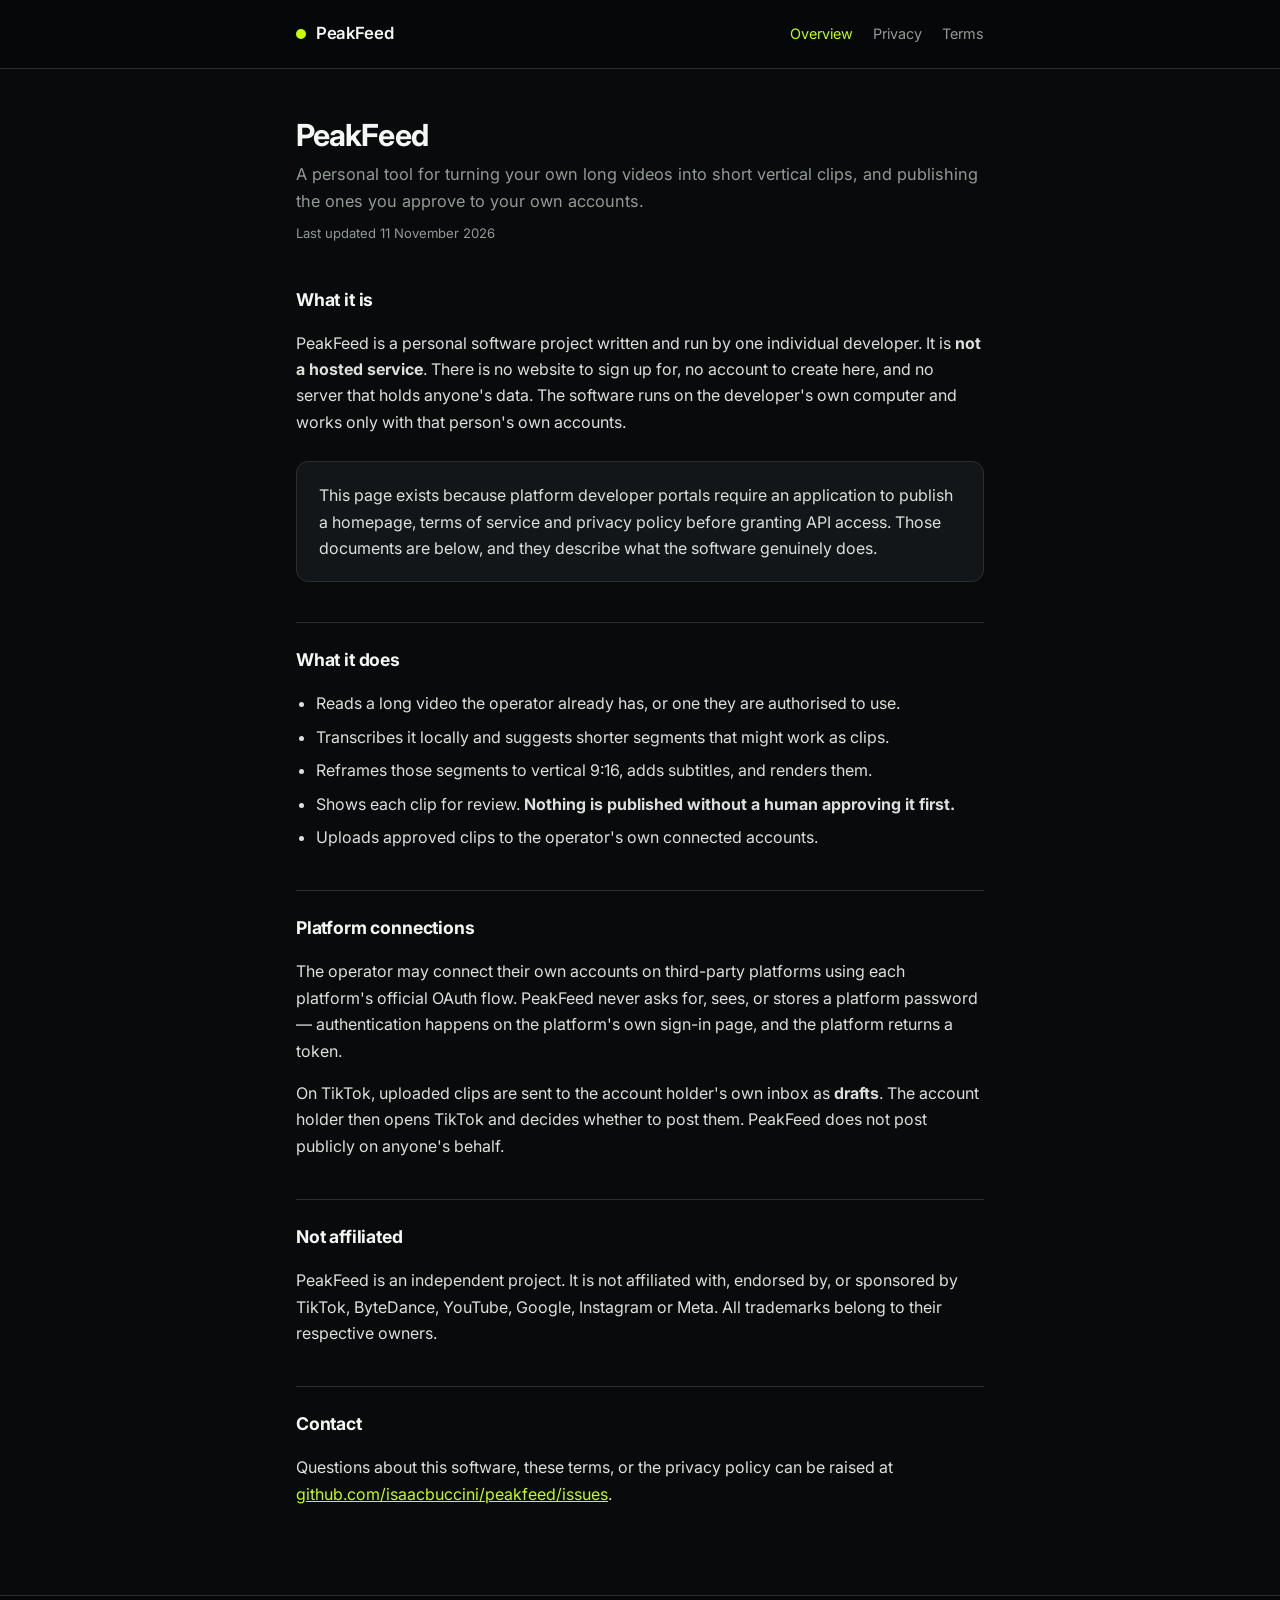
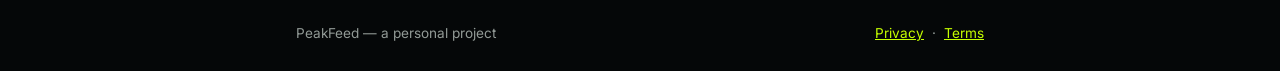
<file: index.html>
<!doctype html>
<html lang="en">
<head>
<meta charset="utf-8">
<meta name="viewport" content="width=device-width,initial-scale=1">
<title>PeakFeed</title>
<meta name="description" content="A personal, locally-run tool for cutting long videos into short vertical clips and publishing approved ones to your own connected accounts.">
<link rel="preconnect" href="https://fonts.googleapis.com">
<link rel="preconnect" href="https://fonts.gstatic.com" crossorigin>
<link href="https://fonts.googleapis.com/css2?family=Inter:wght@400;500;600&display=swap" rel="stylesheet">
<link rel="stylesheet" href="style.css">
</head>
<body>
<header><div class="wrap">
  <a class="brand" href="./"><span class="dot"></span> PeakFeed</a>
  <nav>
    <a href="./" aria-current="page">Overview</a>
    <a href="privacy.html">Privacy</a>
    <a href="terms.html">Terms</a>
  </nav>
</div></header>

<main><div class="wrap">
  <h1>PeakFeed</h1>
  <p class="lede">A personal tool for turning your own long videos into short vertical clips, and publishing the ones you approve to your own accounts.</p>
  <p class="stamp">Last updated 11 November 2026</p>

  <h2>What it is</h2>
  <p>PeakFeed is a personal software project written and run by one individual developer. It is <strong>not a hosted service</strong>. There is no website to sign up for, no account to create here, and no server that holds anyone's data. The software runs on the developer's own computer and works only with that person's own accounts.</p>

  <div class="card">
    <p>This page exists because platform developer portals require an application to publish a homepage, terms of service and privacy policy before granting API access. Those documents are below, and they describe what the software genuinely does.</p>
  </div>

  <h2>What it does</h2>
  <ul>
    <li>Reads a long video the operator already has, or one they are authorised to use.</li>
    <li>Transcribes it locally and suggests shorter segments that might work as clips.</li>
    <li>Reframes those segments to vertical 9:16, adds subtitles, and renders them.</li>
    <li>Shows each clip for review. <strong>Nothing is published without a human approving it first.</strong></li>
    <li>Uploads approved clips to the operator's own connected accounts.</li>
  </ul>

  <h2>Platform connections</h2>
  <p>The operator may connect their own accounts on third-party platforms using each platform's official OAuth flow. PeakFeed never asks for, sees, or stores a platform password — authentication happens on the platform's own sign-in page, and the platform returns a token.</p>
  <p>On TikTok, uploaded clips are sent to the account holder's own inbox as <strong>drafts</strong>. The account holder then opens TikTok and decides whether to post them. PeakFeed does not post publicly on anyone's behalf.</p>

  <h2>Not affiliated</h2>
  <p>PeakFeed is an independent project. It is not affiliated with, endorsed by, or sponsored by TikTok, ByteDance, YouTube, Google, Instagram or Meta. All trademarks belong to their respective owners.</p>

  <h2>Contact</h2>
  <p>Questions about this software, these terms, or the privacy policy can be raised at <a href="https://github.com/isaacbuccini/peakfeed/issues">github.com/isaacbuccini/peakfeed/issues</a>.</p>
</div></main>

<footer><div class="wrap">
  <span>PeakFeed — a personal project</span>
  <span><a href="privacy.html">Privacy</a> &nbsp;·&nbsp; <a href="terms.html">Terms</a></span>
</div></footer>
</body>
</html>
</file>
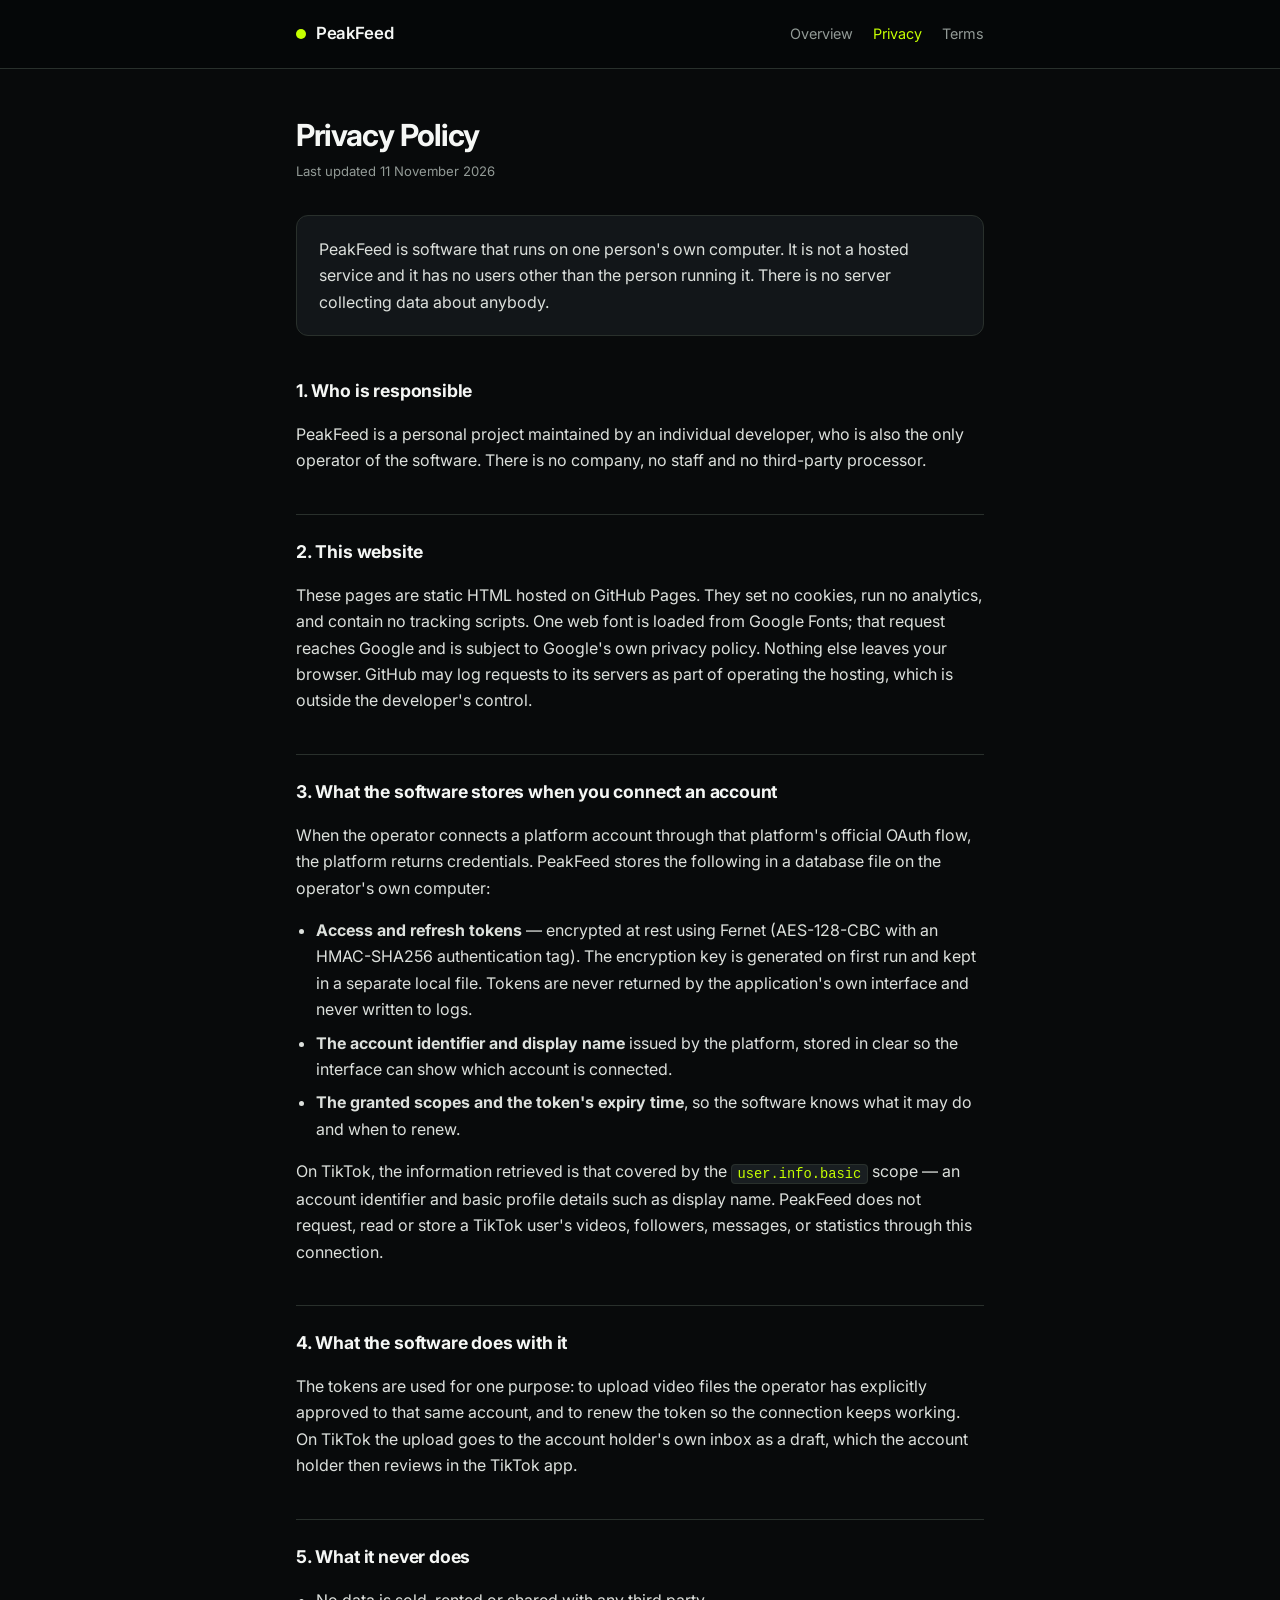
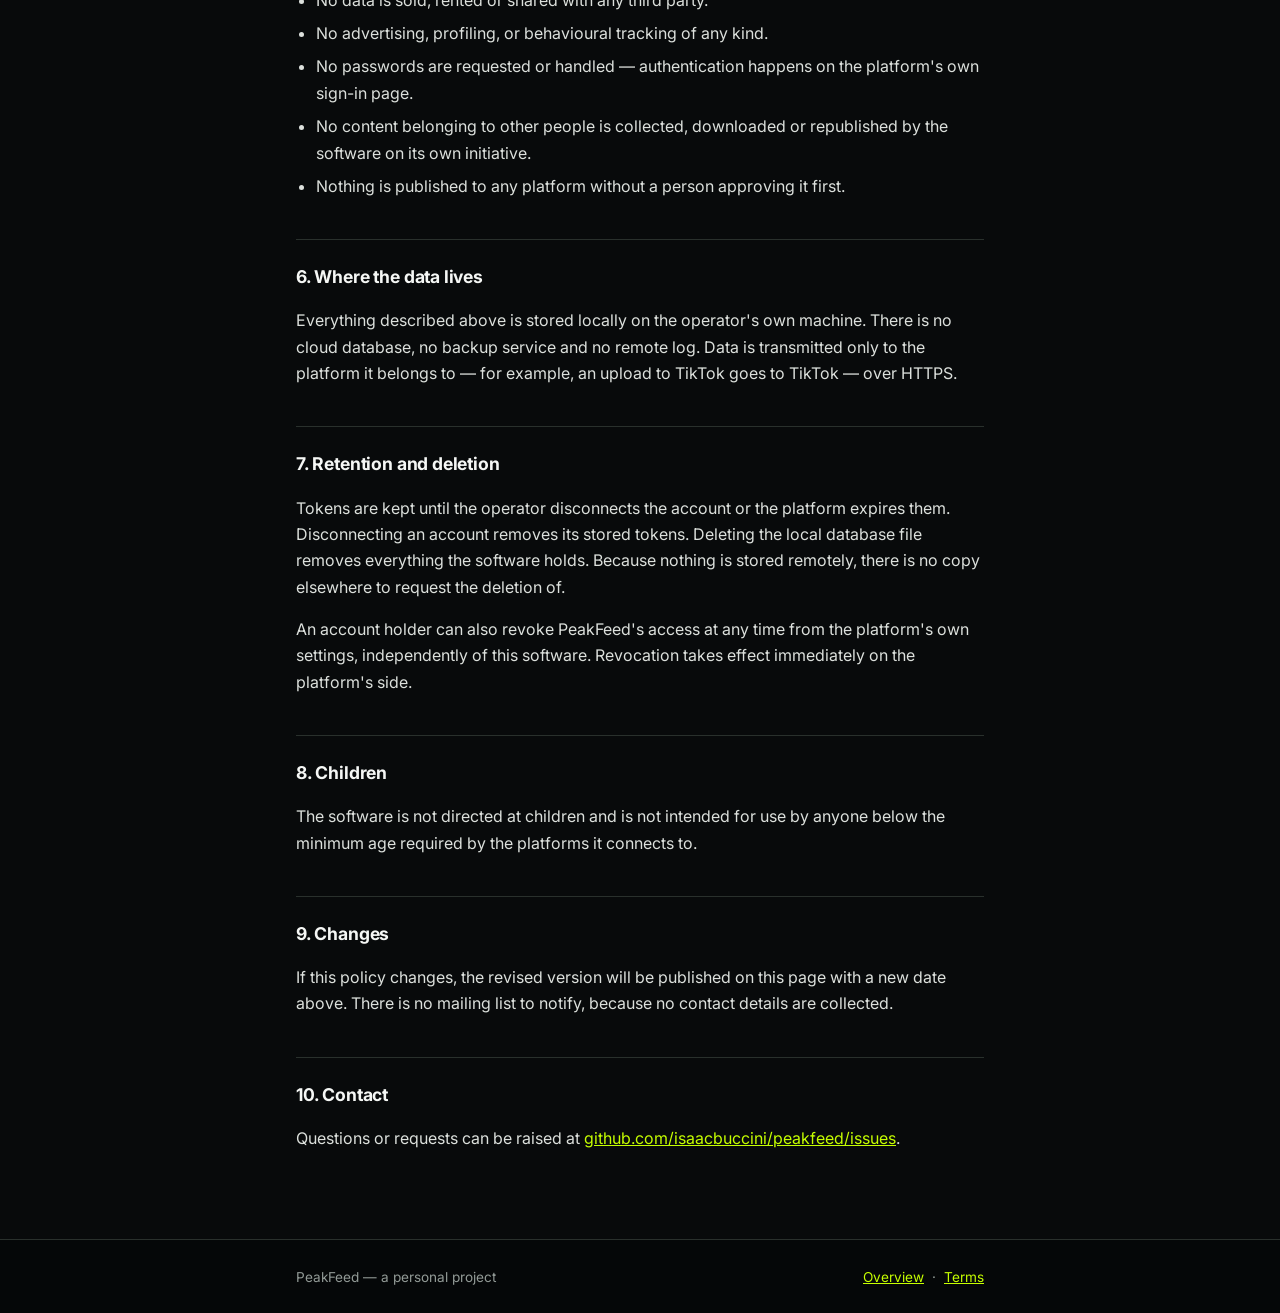
<file: privacy.html>
<!doctype html>
<html lang="en">
<head>
<meta charset="utf-8">
<meta name="viewport" content="width=device-width,initial-scale=1">
<title>Privacy Policy — PeakFeed</title>
<meta name="description" content="What PeakFeed stores, where it stores it, and what it never does.">
<link rel="preconnect" href="https://fonts.googleapis.com">
<link rel="preconnect" href="https://fonts.gstatic.com" crossorigin>
<link href="https://fonts.googleapis.com/css2?family=Inter:wght@400;500;600&display=swap" rel="stylesheet">
<link rel="stylesheet" href="style.css">
</head>
<body>
<header><div class="wrap">
  <a class="brand" href="./"><span class="dot"></span> PeakFeed</a>
  <nav>
    <a href="./">Overview</a>
    <a href="privacy.html" aria-current="page">Privacy</a>
    <a href="terms.html">Terms</a>
  </nav>
</div></header>

<main><div class="wrap">
  <h1>Privacy Policy</h1>
  <p class="stamp">Last updated 11 November 2026</p>

  <div class="card">
    <p>PeakFeed is software that runs on one person's own computer. It is not a hosted service and it has no users other than the person running it. There is no server collecting data about anybody.</p>
  </div>

  <h2>1. Who is responsible</h2>
  <p>PeakFeed is a personal project maintained by an individual developer, who is also the only operator of the software. There is no company, no staff and no third-party processor.</p>

  <h2>2. This website</h2>
  <p>These pages are static HTML hosted on GitHub Pages. They set no cookies, run no analytics, and contain no tracking scripts. One web font is loaded from Google Fonts; that request reaches Google and is subject to Google's own privacy policy. Nothing else leaves your browser. GitHub may log requests to its servers as part of operating the hosting, which is outside the developer's control.</p>

  <h2>3. What the software stores when you connect an account</h2>
  <p>When the operator connects a platform account through that platform's official OAuth flow, the platform returns credentials. PeakFeed stores the following in a database file on the operator's own computer:</p>
  <ul>
    <li><strong>Access and refresh tokens</strong> — encrypted at rest using Fernet (AES-128-CBC with an HMAC-SHA256 authentication tag). The encryption key is generated on first run and kept in a separate local file. Tokens are never returned by the application's own interface and never written to logs.</li>
    <li><strong>The account identifier and display name</strong> issued by the platform, stored in clear so the interface can show which account is connected.</li>
    <li><strong>The granted scopes and the token's expiry time</strong>, so the software knows what it may do and when to renew.</li>
  </ul>
  <p>On TikTok, the information retrieved is that covered by the <code>user.info.basic</code> scope — an account identifier and basic profile details such as display name. PeakFeed does not request, read or store a TikTok user's videos, followers, messages, or statistics through this connection.</p>

  <h2>4. What the software does with it</h2>
  <p>The tokens are used for one purpose: to upload video files the operator has explicitly approved to that same account, and to renew the token so the connection keeps working. On TikTok the upload goes to the account holder's own inbox as a draft, which the account holder then reviews in the TikTok app.</p>

  <h2>5. What it never does</h2>
  <ul>
    <li>No data is sold, rented or shared with any third party.</li>
    <li>No advertising, profiling, or behavioural tracking of any kind.</li>
    <li>No passwords are requested or handled — authentication happens on the platform's own sign-in page.</li>
    <li>No content belonging to other people is collected, downloaded or republished by the software on its own initiative.</li>
    <li>Nothing is published to any platform without a person approving it first.</li>
  </ul>

  <h2>6. Where the data lives</h2>
  <p>Everything described above is stored locally on the operator's own machine. There is no cloud database, no backup service and no remote log. Data is transmitted only to the platform it belongs to — for example, an upload to TikTok goes to TikTok — over HTTPS.</p>

  <h2>7. Retention and deletion</h2>
  <p>Tokens are kept until the operator disconnects the account or the platform expires them. Disconnecting an account removes its stored tokens. Deleting the local database file removes everything the software holds. Because nothing is stored remotely, there is no copy elsewhere to request the deletion of.</p>
  <p>An account holder can also revoke PeakFeed's access at any time from the platform's own settings, independently of this software. Revocation takes effect immediately on the platform's side.</p>

  <h2>8. Children</h2>
  <p>The software is not directed at children and is not intended for use by anyone below the minimum age required by the platforms it connects to.</p>

  <h2>9. Changes</h2>
  <p>If this policy changes, the revised version will be published on this page with a new date above. There is no mailing list to notify, because no contact details are collected.</p>

  <h2>10. Contact</h2>
  <p>Questions or requests can be raised at <a href="https://github.com/isaacbuccini/peakfeed/issues">github.com/isaacbuccini/peakfeed/issues</a>.</p>
</div></main>

<footer><div class="wrap">
  <span>PeakFeed — a personal project</span>
  <span><a href="./">Overview</a> &nbsp;·&nbsp; <a href="terms.html">Terms</a></span>
</div></footer>
</body>
</html>
</file>
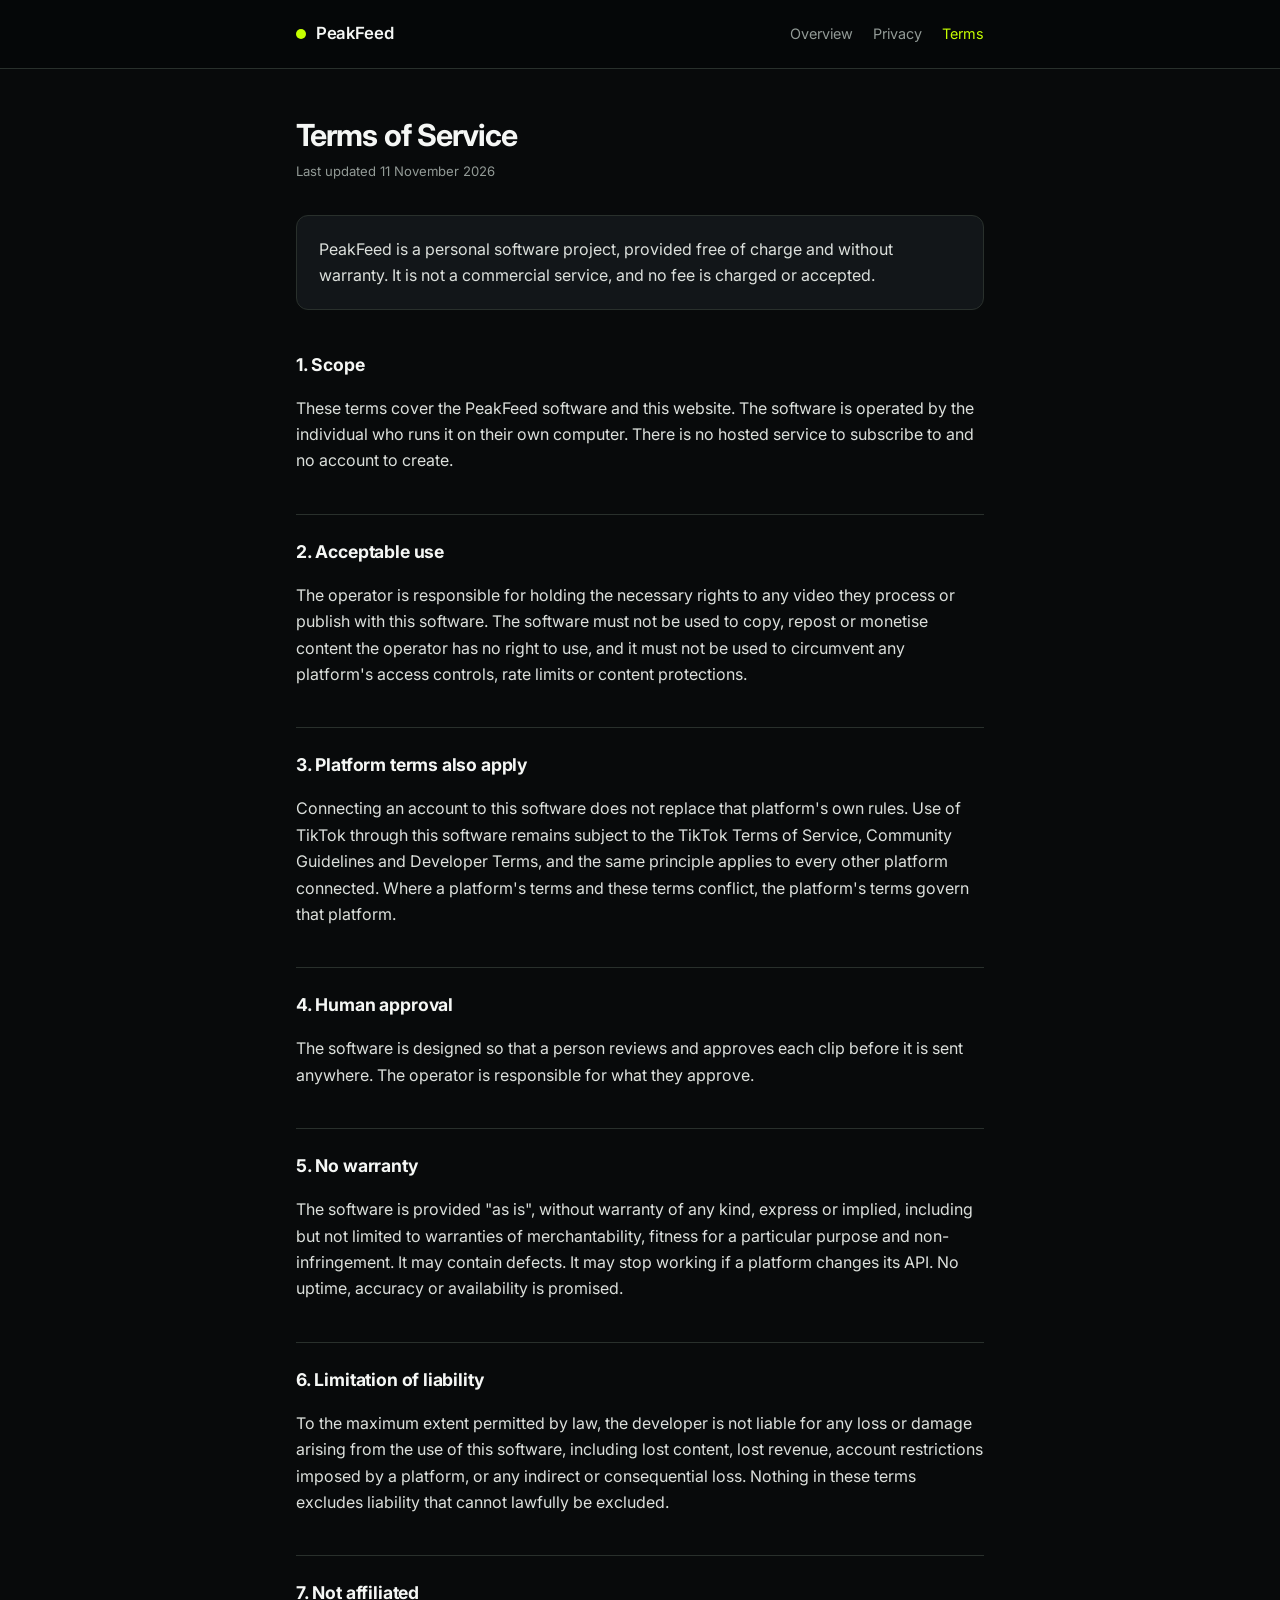
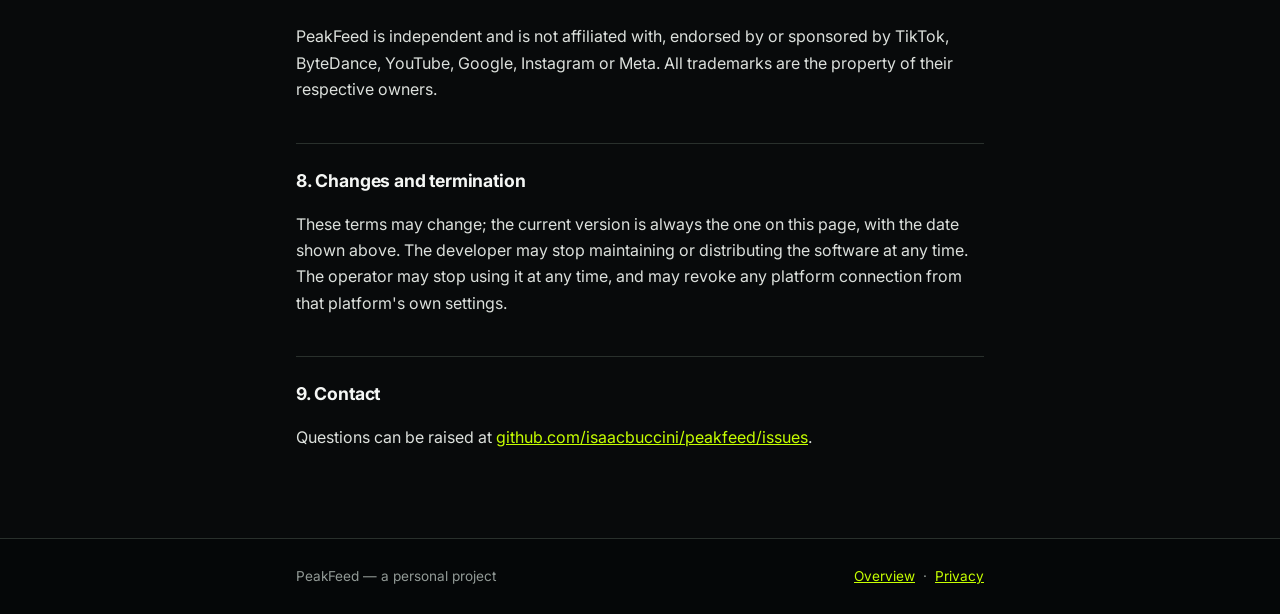
<file: terms.html>
<!doctype html>
<html lang="en">
<head>
<meta charset="utf-8">
<meta name="viewport" content="width=device-width,initial-scale=1">
<title>Terms of Service — PeakFeed</title>
<meta name="description" content="The terms under which the PeakFeed software is made available.">
<link rel="preconnect" href="https://fonts.googleapis.com">
<link rel="preconnect" href="https://fonts.gstatic.com" crossorigin>
<link href="https://fonts.googleapis.com/css2?family=Inter:wght@400;500;600&display=swap" rel="stylesheet">
<link rel="stylesheet" href="style.css">
</head>
<body>
<header><div class="wrap">
  <a class="brand" href="./"><span class="dot"></span> PeakFeed</a>
  <nav>
    <a href="./">Overview</a>
    <a href="privacy.html">Privacy</a>
    <a href="terms.html" aria-current="page">Terms</a>
  </nav>
</div></header>

<main><div class="wrap">
  <h1>Terms of Service</h1>
  <p class="stamp">Last updated 11 November 2026</p>

  <div class="card">
    <p>PeakFeed is a personal software project, provided free of charge and without warranty. It is not a commercial service, and no fee is charged or accepted.</p>
  </div>

  <h2>1. Scope</h2>
  <p>These terms cover the PeakFeed software and this website. The software is operated by the individual who runs it on their own computer. There is no hosted service to subscribe to and no account to create.</p>

  <h2>2. Acceptable use</h2>
  <p>The operator is responsible for holding the necessary rights to any video they process or publish with this software. The software must not be used to copy, repost or monetise content the operator has no right to use, and it must not be used to circumvent any platform's access controls, rate limits or content protections.</p>

  <h2>3. Platform terms also apply</h2>
  <p>Connecting an account to this software does not replace that platform's own rules. Use of TikTok through this software remains subject to the TikTok Terms of Service, Community Guidelines and Developer Terms, and the same principle applies to every other platform connected. Where a platform's terms and these terms conflict, the platform's terms govern that platform.</p>

  <h2>4. Human approval</h2>
  <p>The software is designed so that a person reviews and approves each clip before it is sent anywhere. The operator is responsible for what they approve.</p>

  <h2>5. No warranty</h2>
  <p>The software is provided "as is", without warranty of any kind, express or implied, including but not limited to warranties of merchantability, fitness for a particular purpose and non-infringement. It may contain defects. It may stop working if a platform changes its API. No uptime, accuracy or availability is promised.</p>

  <h2>6. Limitation of liability</h2>
  <p>To the maximum extent permitted by law, the developer is not liable for any loss or damage arising from the use of this software, including lost content, lost revenue, account restrictions imposed by a platform, or any indirect or consequential loss. Nothing in these terms excludes liability that cannot lawfully be excluded.</p>

  <h2>7. Not affiliated</h2>
  <p>PeakFeed is independent and is not affiliated with, endorsed by or sponsored by TikTok, ByteDance, YouTube, Google, Instagram or Meta. All trademarks are the property of their respective owners.</p>

  <h2>8. Changes and termination</h2>
  <p>These terms may change; the current version is always the one on this page, with the date shown above. The developer may stop maintaining or distributing the software at any time. The operator may stop using it at any time, and may revoke any platform connection from that platform's own settings.</p>

  <h2>9. Contact</h2>
  <p>Questions can be raised at <a href="https://github.com/isaacbuccini/peakfeed/issues">github.com/isaacbuccini/peakfeed/issues</a>.</p>
</div></main>

<footer><div class="wrap">
  <span>PeakFeed — a personal project</span>
  <span><a href="./">Overview</a> &nbsp;·&nbsp; <a href="privacy.html">Privacy</a></span>
</div></footer>
</body>
</html>
</file>
<file: style.css>
:root{
  --bg:#080A0B; --bg-deep:#050708; --panel:#121619; --panel-2:#191E21;
  --accent:#C6FF00; --text:#F5F7F5; --muted:#929A96; --line:#29302C;
}
*{box-sizing:border-box}
html{-webkit-text-size-adjust:100%}
body{
  margin:0; background:var(--bg); color:var(--text);
  font-family:Inter,-apple-system,BlinkMacSystemFont,"Segoe UI",Roboto,sans-serif;
  line-height:1.65; font-size:16px;
}
.wrap{max-width:720px; margin:0 auto; padding:0 16px}
header{border-bottom:1px solid var(--line); background:var(--bg-deep)}
header .wrap{display:flex; align-items:center; justify-content:space-between;
  gap:16px; padding-top:20px; padding-bottom:20px; flex-wrap:wrap}
.brand{display:flex; align-items:center; gap:10px; font-weight:600;
  letter-spacing:-.02em; font-size:1.05rem; text-decoration:none; color:var(--text)}
.dot{width:10px; height:10px; border-radius:50%; background:var(--accent);
  display:inline-block; flex:0 0 auto}
nav{display:flex; gap:20px}
nav a{color:var(--muted); text-decoration:none; font-size:.9rem}
nav a:hover,nav a[aria-current="page"]{color:var(--accent)}
main{padding:48px 0 72px}
h1{font-size:1.9rem; line-height:1.2; letter-spacing:-.03em; margin:0 0 8px}
h2{font-size:1.1rem; letter-spacing:-.01em; margin:40px 0 10px;
  padding-top:22px; border-top:1px solid var(--line)}
h2:first-of-type{border-top:0; padding-top:0}
p,li{color:#DCE0DC}
.lede{color:var(--muted); font-size:1.02rem; margin:0 0 8px}
.stamp{color:var(--muted); font-size:.82rem; margin:0 0 32px}
ul{padding-left:20px}
li{margin:7px 0}
code{background:var(--panel-2); border:1px solid var(--line); border-radius:4px;
  padding:.1rem .35rem; font-size:.86em; color:var(--accent)}
.card{background:var(--panel); border:1px solid var(--line);
  border-radius:12px; padding:20px 22px; margin:26px 0}
.card p:last-child{margin-bottom:0}
.card p:first-child{margin-top:0}
a{color:var(--accent)}
footer{border-top:1px solid var(--line); background:var(--bg-deep);
  padding:26px 0; color:var(--muted); font-size:.85rem}
footer .wrap{display:flex; justify-content:space-between; gap:14px; flex-wrap:wrap}
@media(max-width:600px){h1{font-size:1.55rem} main{padding:34px 0 52px}}
</file>
